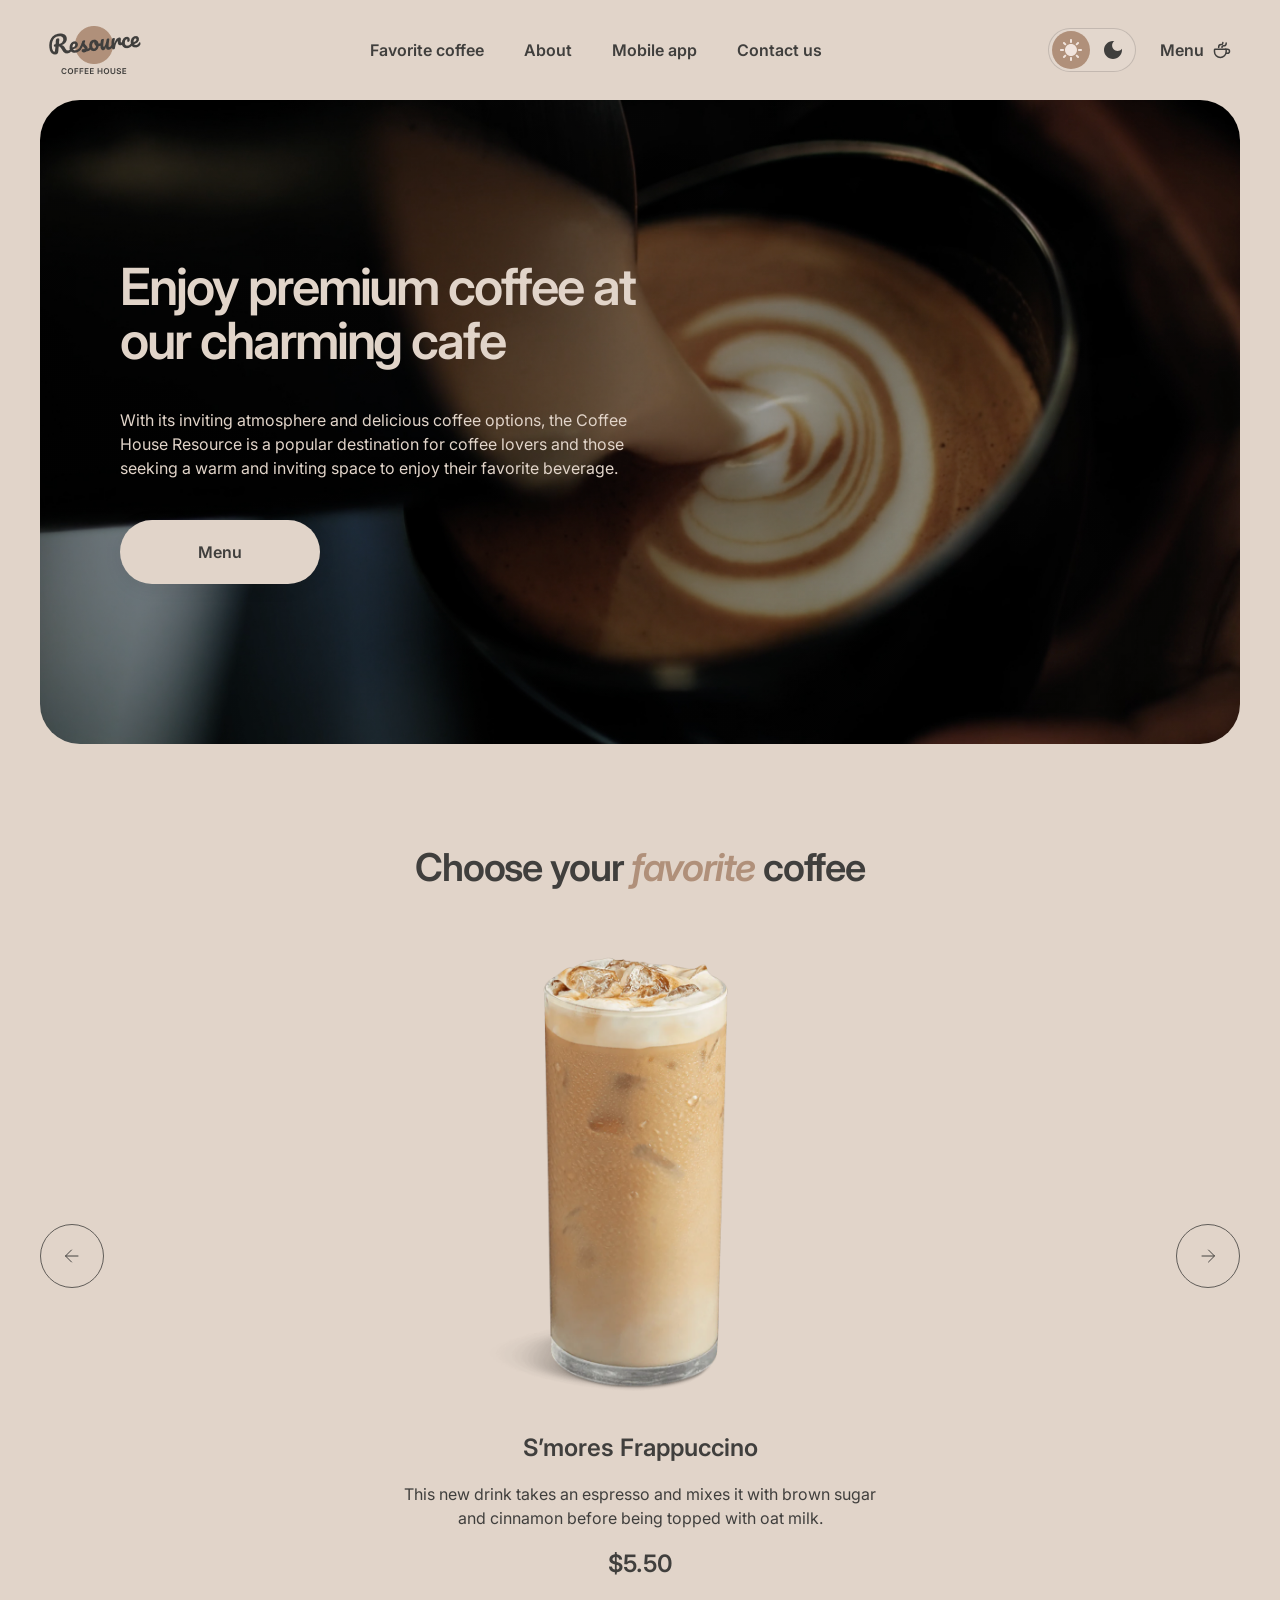
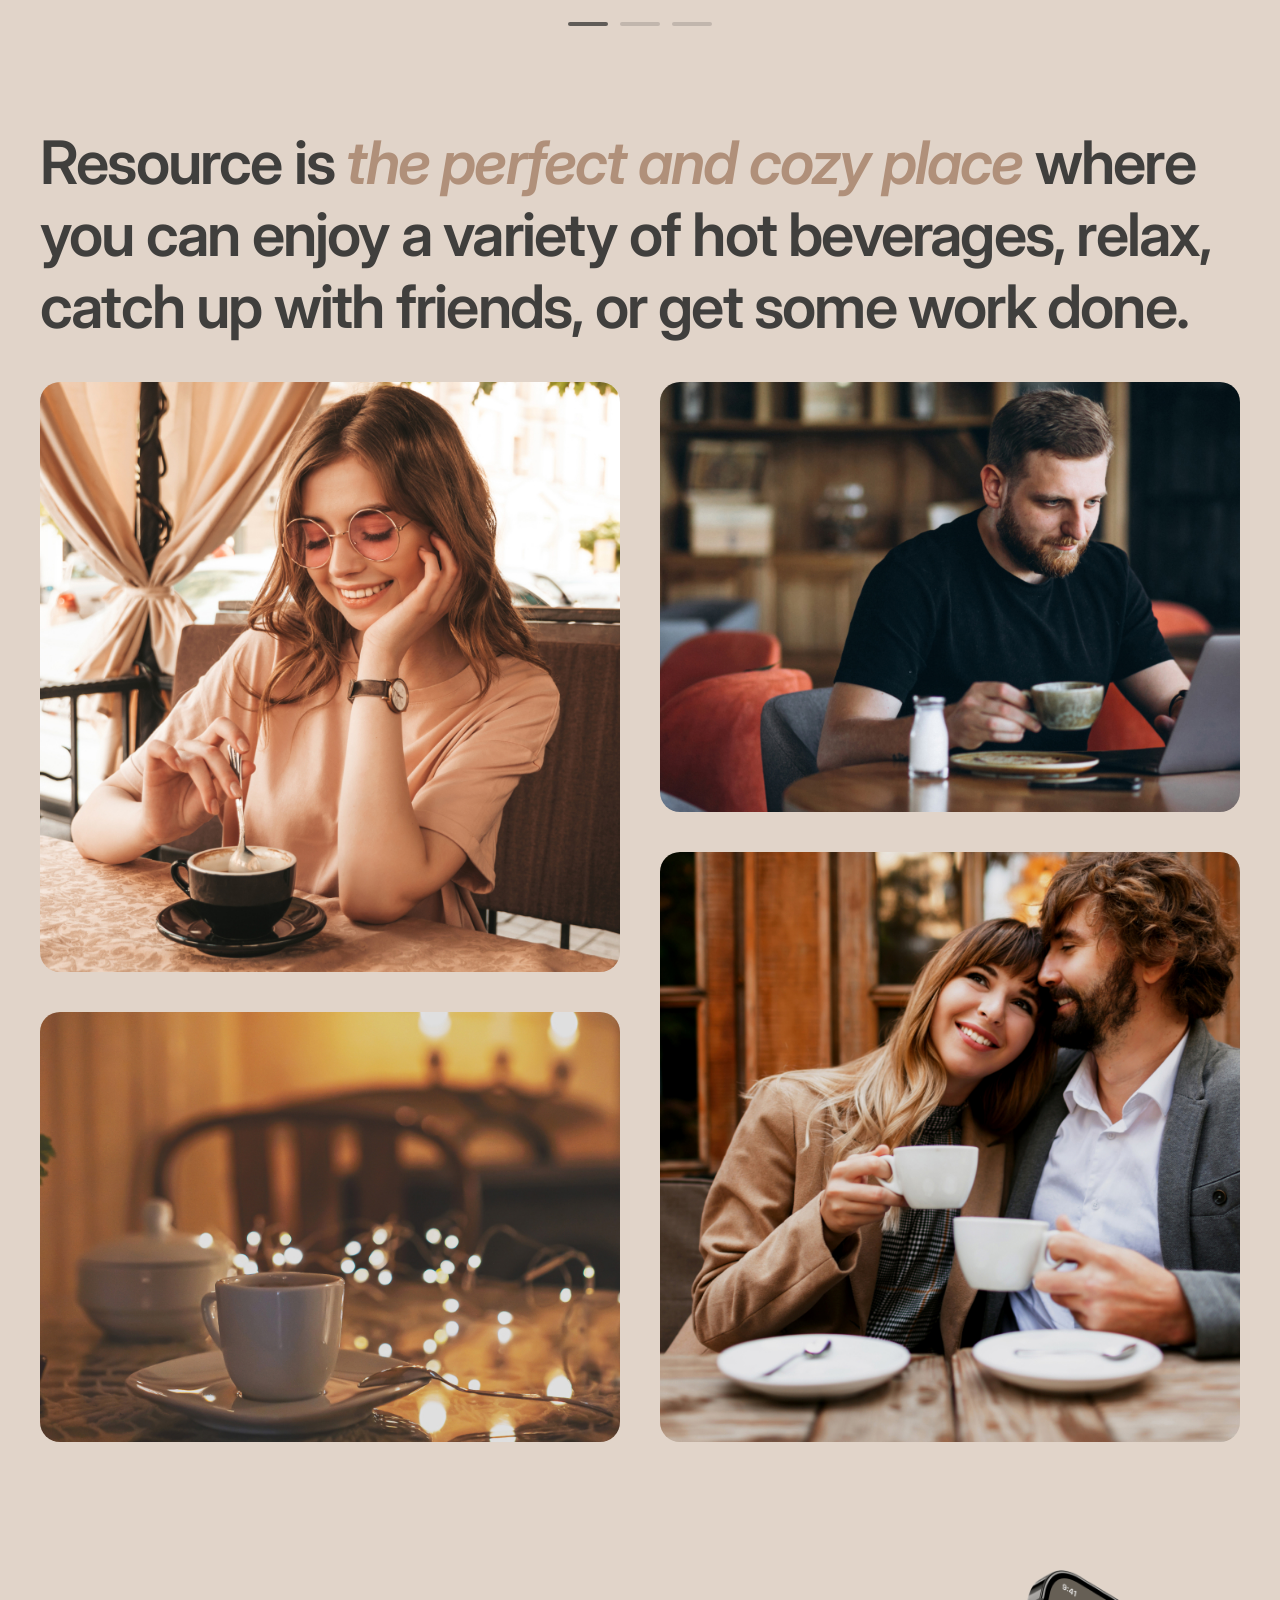
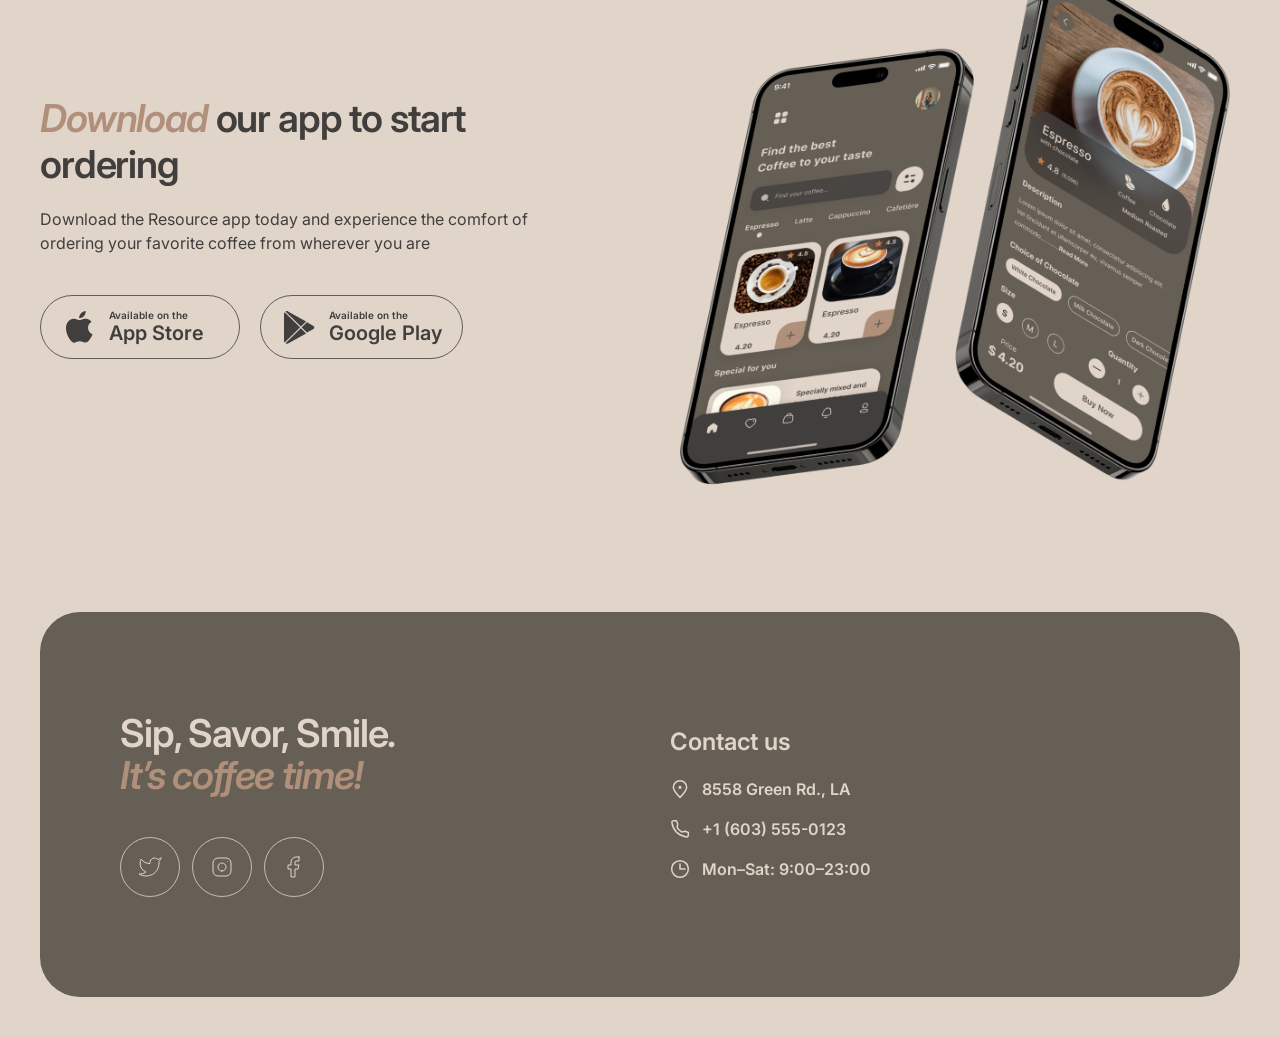
<file: index.html>
<!DOCTYPE html>
<html lang="en">
<head>
    <meta charset="UTF-8">
    <meta name="viewport" content="width=device-width, initial-scale=1.0">
    <link rel="stylesheet" href="styles/style.css">
    <link rel="icon" type="image/png" href="src/pictures/logo.png">
    <title>Resource</title>
</head>
<body>
    <header class="header">
        <div class="header__top-block">
            <div class="header__logo-container">
                <a href="index.html" aria-label="Go to the main page">
                    <img class="header__logo" src="src/pictures/logo.png" data-light-src="src/pictures/logo.png" data-dark-src="src/pictures/logo-dark.png" alt="logo of the web-site with the sign Resource coffee shop">
                </a>
            </div>
            <nav class="header__nav">
                <ul>
                    <li><a href="#favorite">Favorite coffee</a></li>
                    <li><a href="#about">About</a></li>
                    <li><a href="#mobile-app">Mobile app</a></li>
                    <li><a href="#contact-us">Contact us</a></li>
                </ul>
            </nav>
            <div class="header__interactive">
                <button class="header__switch-theme" type="button" aria-label="Switch theme" aria-pressed="false">
                    <div class="header__img-container header__img-container_selected">
                        <img src="src/pictures/Sun.svg" alt="an icon of the sun">
                    </div>
                    <div class="header__img-container">
                        <img src="src/pictures/Moon.svg" alt="an icon of the moon">
                    </div>
                </button>
                <button class="header__menu" type="button" aria-label="Open menu" aria-expanded="false">
                    <p>Menu</p>
                    <div class="header__menu-img">
                        <img src="src/pictures/coffee-cup.svg" alt="a coffee cup icon">
                    </div>
                </button>
            </div>
        </div>

        <div class="header__bottom-block">
            <div class="header__content">
                <h1 class="header__heading">Enjoy premium coffee at our charming cafe</h1>
                <p class="header__description">
                    With its inviting atmosphere and delicious coffee options, 
                    the Coffee House Resource is a popular destination for coffee
                    lovers and those seeking a warm and inviting space to enjoy 
                    their favorite beverage.
                </p>
                <button class="header__button-menu" type="button">Menu</button>
            </div>
        </div>
    </header>

    <main class="main">
        <section class="main__favorite" id="favorite">
            <h2 class="main__favorite-heading">Choose your <span class="main__paint">favorite</span> coffee</h2>

            <div class="main__favorite-container">
                <div class="main__arrow-container">
                    <img src="src/pictures/arrow-right.svg" alt="a button to scroll the drinks to the left">
                </div>

                <div class="main__favorite-content">
                    <div class="main__favorite-img">
                        <img src="src/pictures/coffee-slider-1.png" alt="a really tasty coffee drink">
                    </div>

                    <h3 class="main__favorite-drink">S’mores Frappuccino</h3>

                    <p class="main__favorite-drink-description">
                        This new drink takes an espresso and mixes it with brown sugar
                        and cinnamon before being topped with oat milk.
                    </p>

                    <p class="main__favorite-price">$5.50</p>
                </div>

                <div class="main__arrow-container">
                    <img src="src/pictures/arrow-right.svg" alt="a button to scroll the drinks to the right">
                </div>
            </div>

            <div class="main__control">
                <div class="main__slider main__slider_focused"></div>
                <div class="main__slider"></div>
                <div class="main__slider"></div>
            </div>
        </section>

        <section class="main__about" id="about">
            <h2 class="main__about-heading">
                Resource is <span class="main__printed">the perfect and cozy place</span> where you can 
                enjoy a variety of hot beverages, relax, catch up with friends, or get some work done.
            </h2>

            <div class="main__about-container">
                <div class="main__about-left">
                    <div class="main__big-img">
                        <img src="src/pictures/about-1.jpg" alt="a beautiful girl looks at her cup of coffe and smiles">
                    </div>

                    <div class="main__little-img">
                        <img src="src/pictures/about-2.jpg" alt="a white cup of coffee">
                    </div>
                </div>

                <div class="main__about-right">
                    <div class="main__little-img">
                        <img src="src/pictures/about-3.jpg" alt="a handsome boy looks at his laptop with a cup of coffe and smiles">
                    </div>

                    <div class="main__big-img">
                        <img src="src/pictures/about-4.jpg" alt="a cute couple drinks coffee">
                    </div>
                </div>
            </div>
        </section>

        <section class="main__app" id="mobile-app">
            <div class="main__app-content">
                <h3 class="main__app-heading">
                    <span class="main__app-paint">Download</span> our app to start ordering
                </h3>

                <p class="main__app-text">
                    Download the Resource app today 
                    and experience the comfort of ordering your favorite coffee from wherever you are
                </p>

                <div class="main__app-buttons">
                    <button class="main__app-button">
                        <div class="main__app-apple">
                            <img class="main__app-icon" src="src/pictures/Icon.svg" data-light-src="src/pictures/Icon.svg" data-dark-src="src/pictures/app-store-dark.png" alt="an icon of App store">
                        </div>

                        <div class="main__app-apple-text">
                            <p class="main__apple-text">Available on the</p>

                            <h4 class="main__apple_heading">App Store</h4>
                        </div>
                    </button>

                    <button class="main__app-button">
                        <div class="main__app-apple">
                            <img class="main__app-icon" src="src/pictures/Icon (2).svg" data-light-src="src/pictures/Icon (2).svg" data-dark-src="src/pictures/play-market-dark.png" alt="an icon of Play market">
                        </div>

                        <div class="main__app-apple-text">
                            <p class="main__apple-text">Available on the</p>

                            <h4 class="main__apple_heading">Google Play</h4>
                        </div>
                    </button>
                </div>
            </div>

            <div class="main__app-img">
                <img src="src/pictures/mobile-screens.png" alt="a picture of two mobile phones whith a corporate application">
            </div>
        </section>
    </main>

    <footer class="footer">
        <div class="footer__left">
            <h3 class="footer__heading">
                <span class="footer__heading-line">Sip, Savor, Smile.</span>
                <span class="footer__heading-line main__printed">It’s coffee time!</span>
            </h3>

            <div class="footer__buttons">
                <button class="footer-button">
                    <img src="src/pictures/twitter.svg" alt="an icon of Twitter">
                </button>

                <button class="footer-button">
                    <img src="src/pictures/instagram.svg" alt="an icon of Instagram">
                </button>

                <button class="footer-button">
                    <img src="src/pictures/facebook.svg" alt="an icon of Facebook">
                </button>
            </div>
        </div>

        <div class="footer__right" id="contact-us">
            <h4 class="footer__right-heading">Contact us</h4>

            <ul class="footer__contacts">
                <li>
                    <a href="https://www.google.com/maps/search/?api=1&query=8558+Green+Rd,+Los+Angeles" target="_blank" rel="noopener noreferrer">
                        <div class="footer__icon">
                            <img src="src/pictures/pin-alt.svg" alt="an icon of geographic point">
                        </div>

                        <p class="footer__text">8558 Green Rd., LA</p>
                    </a>
                </li>

                <li>
                    <a href="tel:+16035550123">
                        <div class="footer__icon">
                            <img src="src/pictures/phone.svg" alt="an icon of a phone">
                        </div>

                        <p class="footer__text">+1 (603) 555-0123</p>
                    </a>
                </li>

                <li>
                    <a href="https://calendar.google.com/calendar/u/0/r" target="_blank" rel="noopener noreferrer">
                        <div class="footer__icon">
                            <img src="src/pictures/clock.svg" alt="an icon of a clock">
                        </div>

                        <p class="footer__text">Mon–Sat: 9:00–23:00</p>
                    </a>
                </li>
            </ul>
        </div>
    </footer>

    <script type="module" src="src/scripts/main.js"></script>
</body>
</html>
</file>
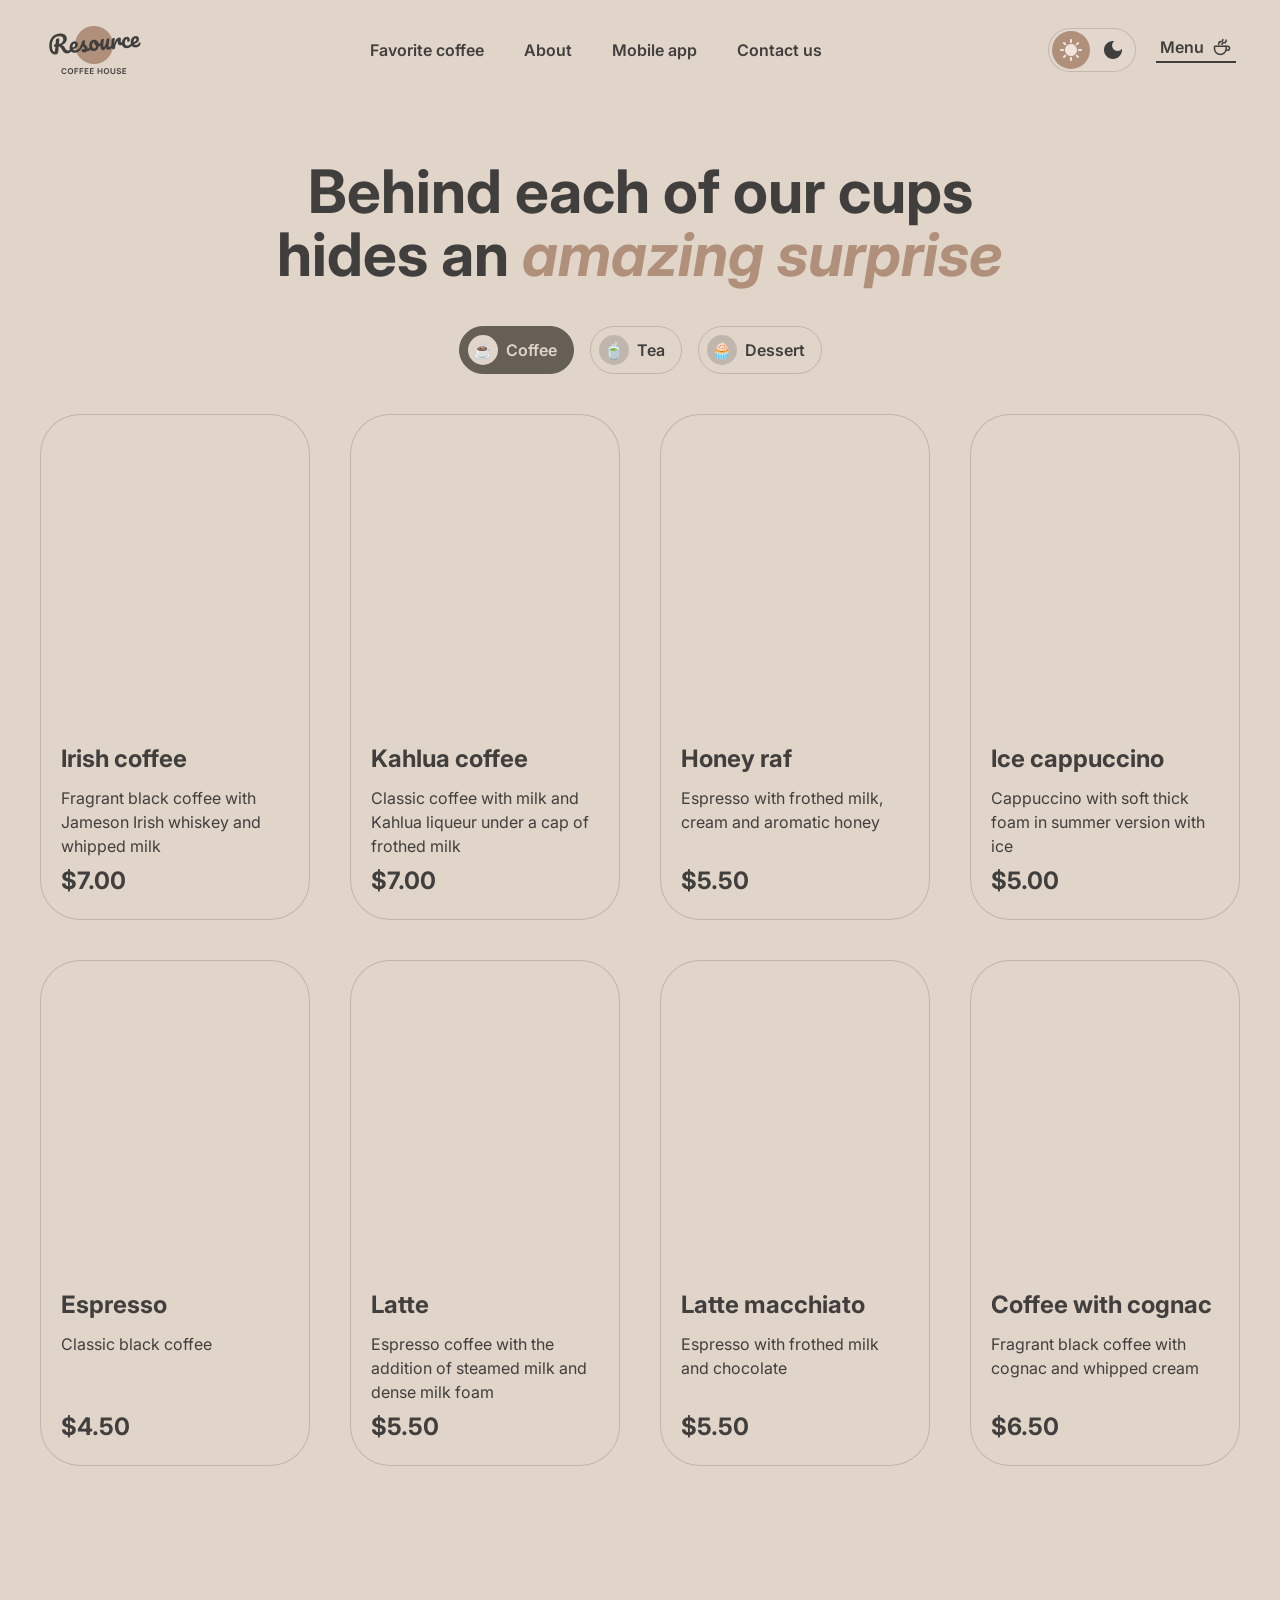
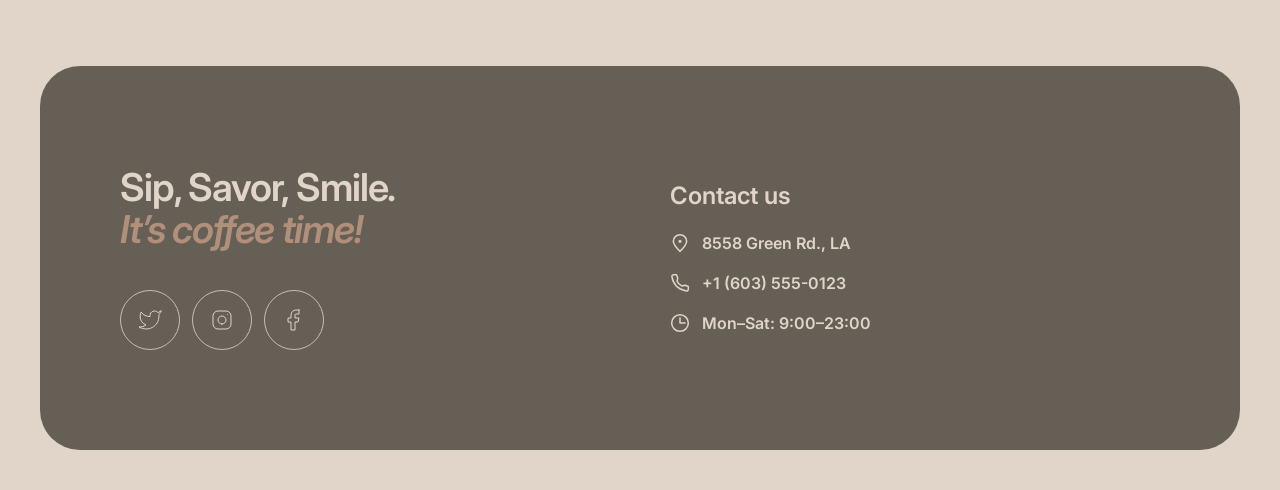
<file: catalog.html>
<!DOCTYPE html>
<html lang="en">
<head>
    <meta charset="UTF-8">
    <meta name="viewport" content="width=device-width, initial-scale=1.0">
    <link rel="stylesheet" href="styles/catalog.css">
    <link rel="icon" type="image/png" href="src/pictures/logo.png">
    <title>Menu | Resource</title>
</head>
<body>
    <header class="header">
        <div class="header__top-block">
            <div class="header__logo-container">
                <a href="index.html" aria-label="Go to the main page">
                    <img class="header__logo" src="src/pictures/logo.png" data-light-src="src/pictures/logo.png" data-dark-src="src/pictures/logo-dark.png" alt="logo of the web-site with the sign Resource coffee shop">
                </a>
            </div>
            <nav class="header__nav">
                <ul>
                    <li><a href="index.html#favorite">Favorite coffee</a></li>
                    <li><a href="index.html#about">About</a></li>
                    <li><a href="index.html#mobile-app">Mobile app</a></li>
                    <li><a href="#contact-us">Contact us</a></li>
                </ul>
            </nav>
            <div class="header__interactive">
                <button class="header__switch-theme" type="button" aria-label="Switch theme" aria-pressed="false">
                    <div class="header__img-container header__img-container_selected"><img src="src/pictures/Sun.svg" alt="an icon of the sun"></div>
                    <div class="header__img-container"><img src="src/pictures/Moon.svg" alt="an icon of the moon"></div>
                </button>
                <button class="header__menu header__menu_selected" type="button" aria-label="Open menu" aria-expanded="false">
                    <p>Menu</p>
                    <div class="header__menu-img">
                        <img src="src/pictures/coffee-cup.svg" alt="a coffee cup icon">
                    </div>
                </button>
                </div>
            </div>
        </div>
    </header>

    <main class="catalog">
        <h1 class="catalog__heading">Behind each of our cups hides an <span>amazing surprise</span></h1>
        <div class="catalog__tabs" role="tablist" aria-label="Menu categories">
            <button class="catalog__tab catalog__tab_active" type="button">
                <span class="catalog__tab-icon">
                    ☕
                </span>
                <span>
                    Coffee
                </span>
            </button>
            <button class="catalog__tab" type="button">
                <span class="catalog__tab-icon">
                    🍵
                </span>
                <span>
                    Tea
                </span>
            </button>
            <button class="catalog__tab" type="button">
                <span class="catalog__tab-icon">
                    🧁
                </span>
                <span>
                    Dessert
                </span>
            </button>
        </div>
        <section class="catalog__grid" aria-label="Coffee menu"></section>
        <div class="catalog__modal-root"></div>
        <button class="catalog__load-more" type="button" aria-label="Load more coffee items">↻</button>
    </main>

    <footer class="footer" id="contact-us">
        <div class="footer__left">
            <h3 class="footer__heading"><span class="footer__heading-line">Sip, Savor, Smile.</span><span class="footer__heading-line main__printed">It’s coffee time!</span></h3>
            <div class="footer__buttons">
                <button class="footer-button" type="button"><img src="src/pictures/twitter.svg" alt="an icon of Twitter"></button>
                <button class="footer-button" type="button"><img src="src/pictures/instagram.svg" alt="an icon of Instagram"></button>
                <button class="footer-button" type="button"><img src="src/pictures/facebook.svg" alt="an icon of Facebook"></button>
            </div>
        </div>
        <div class="footer__right">
            <h4 class="footer__right-heading">Contact us</h4>
            <ul class="footer__contacts">
                <li><a href="https://www.google.com/maps/search/?api=1&query=8558+Green+Rd,+Los+Angeles" target="_blank" rel="noopener noreferrer"><div class="footer__icon"><img src="src/pictures/pin-alt.svg" alt="an icon of geographic point"></div><p class="footer__text">8558 Green Rd., LA</p></a></li>
                <li><a href="tel:+16035550123"><div class="footer__icon"><img src="src/pictures/phone.svg" alt="an icon of a phone"></div><p class="footer__text">+1 (603) 555-0123</p></a></li>
                <li><a href="https://calendar.google.com/calendar/u/0/r" target="_blank" rel="noopener noreferrer"><div class="footer__icon"><img src="src/pictures/clock.svg" alt="an icon of a clock"></div><p class="footer__text">Mon–Sat: 9:00–23:00</p></a></li>
            </ul>
        </div>
    </footer>

    <script type="module" src="src/scripts/main.js"></script>
</body>
</html>
</file>
<file: styles/style.css>
@import url('https://fonts.googleapis.com/css2?family=Inter:wght@400;500;600;700;800&display=swap');

* {
    margin: 0;
    padding: 0;
    box-sizing: border-box;
}

:root {
    --light-background: #e1d4c9;
    --dark-background: #665f55;
    --dark-text: #403f3d;
    --printed-text: #b0907a;
    --cream-text: #e1d4c9;
    --border-color: rgba(64, 63, 61, 0.8);
    --button-light: rgba(255, 255, 255, 0.3);
    --shadow-soft: 0 4px 18px rgba(28, 26, 24, 0.08);
    --theme-transition: background-color 0.35s ease, color 0.35s ease, border-color 0.35s ease;
}

html {
    scroll-behavior: smooth;
    background-color: var(--light-background);
}

html.dark-theme {
    background-color: #403f3d;
    color: #e1d4c9;
}

body {
    margin: 0;
    font-family: 'Inter', sans-serif;
    line-height: 1.5;
    background-color: transparent;
    color: var(--dark-text);
    padding: 20px 40px 40px;
}

body.dark-theme {
    --light-background: #403f3d;
    --dark-background: #665f55;
    --dark-text: #e1d4c9;
    --cream-text: #e1d4c9;
    --border-color: rgba(225, 212, 201, 0.8);
    --button-light: rgba(225, 212, 201, 0.3);
    --shadow-soft: 0 4px 18px rgba(0, 0, 0, 0.2);
    background-color: #403f3d !important;
    color: #e1d4c9 !important;
}

img {
    display: block;
    max-width: 100%;
}

button,
input,
textarea,
select {
    font: inherit;
}

button {
    cursor: pointer;
}

a {
    color: inherit;
    text-decoration: none;
}

ul,
ol {
    list-style: none;
}

.header,
.main,
.footer {
    max-width: 1360px;
    margin: 0 auto;
}

.header {
    display: flex;
    flex-direction: column;
}

.header__top-block {
    display: flex;
    align-items: center;
    justify-content: space-between;
    gap: 40px;
    margin-bottom: 20px;
    padding: 0 4px;
    transition: var(--theme-transition);
}

.header__logo-container {
    width: 100px;
    height: 60px;
    display: flex;
    align-items: center;
    justify-content: center;
}

.header__nav {
    flex: 1;
    display: flex;
    justify-content: center;
}

.header__nav ul {
    display: flex;
    align-items: center;
    gap: 40px;
}

.header__nav ul li {
    font-size: 16px;
    font-weight: 600;
    color: var(--dark-text);
    transition: color 0.35s ease;
}

.header__nav a,
.header__menu,
.header__switch-theme,
.main__arrow-container,
.main__app-button,
.footer-button {
    cursor: pointer;
    transition: color 0.2s ease, opacity 0.2s ease;
}

.header__nav a:hover,
.header__menu:hover {
    color: var(--printed-text);
}

.header__interactive {
    display: flex;
    align-items: center;
    gap: 20px;
}

.header__switch-theme {
    display: flex;
    align-items: center;
    justify-content: center;
    gap: 4px;
    width: 88px;
    height: 44px;
    padding: 2px;
    border: 1px solid rgba(64, 63, 61, 0.2);
    border-radius: 100px;
    background: rgba(255, 255, 255, 0.08);
    transition: var(--theme-transition);
}

.header__img-container {
    width: 38px;
    height: 38px;
    border-radius: 50%;
    display: grid;
    place-items: center;
    opacity: 1;
    transition: background-color 0.35s ease, opacity 0.35s ease;
}

.header__img-container_selected {
    background: var(--printed-text);
    opacity: 1;
}

.header__img-container_selected img {
    filter: brightness(0) saturate(100%) invert(92%) sepia(8%) saturate(441%)
        hue-rotate(326deg) brightness(103%) contrast(89%);
}

.header__menu {
    display: flex;
    align-items: center;
    gap: 8px;
    padding: 0 4px;
    border: 0;
    background: transparent;
    color: var(--dark-text);
    font-weight: 600;
    transition: var(--theme-transition);
}

.header__menu p {
    font-size: 16px;
    line-height: 1;
}

.header__menu-img {
    width: 20px;
    height: 20px;
    display: grid;
    place-items: center;
}

html.dark-theme .header__menu-img img {
    filter: brightness(0) saturate(100%) invert(92%) sepia(8%) saturate(441%)
        hue-rotate(326deg) brightness(103%) contrast(89%);
}

.dark-theme .header__switch-theme {
    background: rgba(64, 63, 61, 0.4);
    border-color: rgba(225, 212, 201, 0.8);
}

.dark-theme .header__img-container_selected {
    background: var(--printed-text);
}

.header__bottom-block {
    position: relative;
    display: flex;
    align-items: center;
    min-height: 644px;
    padding: 100px 80px;
    border-radius: 40px;
    background: linear-gradient(90deg, rgba(0, 0, 0, 0.38), rgba(0, 0, 0, 0.2)),
        url('../src/pictures/img-hero.jpg') center/cover no-repeat;
    overflow: hidden;
}

.header__content {
    max-width: 530px;
    color: var(--cream-text);
}

.header__heading {
    margin: 0 0 40px;
    font-size: clamp(42px, 4vw, 72px);
    line-height: 1.05;
    letter-spacing: -0.04em;
    font-weight: 600;
}

.header__description {
    margin-bottom: 40px;
    font-size: 16px;
    line-height: 1.5;
    color: var(--cream-text);
}

.header__button-menu {
    min-width: 200px;
    min-height: 64px;
    padding: 0 78px;
    border: none;
    border-radius: 100px;
    background: var(--light-background);
    color: var(--dark-text);
    font-size: 16px;
    font-weight: 600;
    box-shadow: var(--shadow-soft);
    transition: background-color 0.2s ease, transform 0.2s ease;
}

.header__button-menu:hover,
.main__app-button:hover {
    background: var(--printed-text);
    transform: translateY(-2px);
}

.main {
    padding-top: 100px;
}

.main__favorite {
    width: 100%;
}

.main__favorite-heading {
    max-width: 650px;
    margin: 0 auto;
    text-align: center;
    font-size: clamp(32px, 3vw, 60px);
    line-height: 1.2;
    letter-spacing: -0.03em;
    font-weight: 600;
    color: var(--dark-text);
}

.main__paint,
.main__app-paint,
.main__printed {
    color: var(--printed-text);
    font-style: italic;
}

.main__favorite-container {
    display: flex;
    align-items: center;
    justify-content: space-between;
    gap: 40px;
    margin-top: 40px;
}

.main__arrow-container {
    width: 64px;
    height: 64px;
    border: 1px solid var(--border-color);
    border-radius: 50%;
    display: grid;
    place-items: center;
    flex-shrink: 0;
    background: transparent;
    transition: background-color 0.2s ease, transform 0.2s ease;
}

.main__arrow-container:hover {
    background: var(--printed-text);
    transform: scale(1.04);
}

.main__arrow-container img {
    filter: brightness(0) saturate(100%) invert(25%) sepia(6%) saturate(350%)
        hue-rotate(358deg) brightness(91%) contrast(88%);
}

.dark-theme .main__arrow-container img {
    filter: brightness(0) saturate(100%) invert(92%) sepia(8%) saturate(441%)
        hue-rotate(326deg) brightness(103%) contrast(89%);
}

.main__arrow-container:first-child img {
    transform: rotate(180deg);
}

.main__favorite-content {
    flex: 1;
    max-width: 480px;
    text-align: center;
    margin: 0 auto;
    transition: opacity 0.18s ease, transform 0.18s ease;
}

.main__favorite-content_switching {
    opacity: 0;
    transform: translateX(12px);
}

.main__favorite-img {
    width: 100%;
    max-width: 480px;
    margin: 0 auto 20px;
}

.main__favorite-drink {
    margin-bottom: 16px;
    font-size: 24px;
    font-weight: 600;
    color: var(--dark-text);
}

.main__favorite-drink-description {
    margin-bottom: 16px;
    font-size: 16px;
    color: var(--dark-text);
}

.main__favorite-price {
    font-size: 24px;
    font-weight: 600;
    color: var(--dark-text);
}

.main__control {
    display: flex;
    justify-content: center;
    align-items: center;
    gap: 12px;
    margin-top: 40px;
}

.main__slider {
    width: 40px;
    height: 4px;
    border-radius: 100px;
    background: rgba(64, 63, 61, 0.2);
}

.main__slider_focused {
    background: rgba(64, 63, 61, 0.8);
}

.main__about {
    padding-top: 100px;
}

.main__about-heading {
    width: 100%;
    max-width: none;
    font-size: 60px;
    line-height: 1.2;
    letter-spacing: -0.03em;
    font-weight: 600;
    color: var(--dark-text);
}

.main__about-container {
    display: grid;
    grid-template-columns: repeat(2, minmax(300px, 1fr));
    gap: 40px;
    margin-top: 40px;
}

.main__about-left,
.main__about-right {
    display: grid;
    gap: 40px;
}

.main__big-img,
.main__little-img {
    overflow: hidden;
    border-radius: 20px;
    background: #d7cabf;
    transition: var(--theme-transition);
}

.dark-theme .main__big-img,
.dark-theme .main__little-img {
    background: #665f55;
}

.main__big-img {
    height: 590px;
}

.main__little-img {
    height: 430px;
}

.main__big-img img,
.main__little-img img {
    width: 100%;
    height: 100%;
    object-fit: cover;
    transition: transform 0.35s ease, filter 0.35s ease;
}

.main__big-img:hover img,
.main__little-img:hover img {
    transform: scale(1.04);
    filter: brightness(1.08);
}

.main__app {
    display: flex;
    align-items: center;
    justify-content: space-between;
    gap: 100px;
    padding-top: 100px;
}

.main__app-content {
    flex: 1;
    max-width: 530px;
}

.main__app-heading {
    font-size: clamp(32px, 3vw, 60px);
    line-height: 1.2;
    letter-spacing: -0.03em;
    font-weight: 600;
    color: var(--dark-text);
}

.main__app-text {
    margin-top: 20px;
    font-size: 16px;
    line-height: 1.5;
    color: var(--dark-text);
}

.main__app-buttons {
    display: flex;
    flex-wrap: wrap;
    gap: 20px;
    margin-top: 40px;
}

.main__app-button {
    display: flex;
    align-items: center;
    gap: 12px;
    min-width: 200px;
    min-height: 64px;
    padding: 12px 20px;
    border: 1px solid var(--border-color);
    border-radius: 100px;
    background: transparent;
    color: var(--dark-text);
    transition: background-color 0.2s ease, transform 0.2s ease;
}

.main__app-apple {
    width: 36px;
    height: 36px;
    display: grid;
    place-items: center;
}

.main__app-apple-text {
    text-align: left;
}

.main__apple-text {
    font-size: 10px;
    line-height: 1.1;
    font-weight: 600;
    color: var(--dark-text);
}

.main__apple_heading {
    font-size: 20px;
    font-weight: 600;
    line-height: 1.2;
    color: var(--dark-text);
}

.main__app-img {
    flex: 1;
    display: flex;
    justify-content: center;
    align-items: center;
}

.main__app-img img {
    width: 100%;
    max-width: 630px;
    object-fit: contain;
}

.footer {
    display: flex;
    align-items: center;
    justify-content: space-between;
    gap: 60px;
    margin-top: 100px;
    padding: 100px 80px;
    border-radius: 40px;
    background: var(--dark-background);
    color: var(--cream-text);
    transition: var(--theme-transition);
}

.footer__left,
.footer__right {
    flex: 1;
}

.footer__heading {
    max-width: 100%;
    font-size: clamp(32px, 3vw, 60px);
    line-height: 1.1;
    letter-spacing: -0.03em;
    font-weight: 600;
    color: var(--cream-text);
}

.footer__heading-line {
    display: block;
}

.footer__buttons {
    display: flex;
    gap: 12px;
    margin-top: 40px;
}

.footer-button {
    width: 60px;
    height: 60px;
    border: 1px solid rgba(225, 212, 201, 0.8);
    border-radius: 50%;
    background: transparent;
    display: grid;
    place-items: center;
    transition: background-color 0.2s ease, transform 0.2s ease;
}

.footer-button:hover {
    background: var(--printed-text);
    transform: translateY(-2px);
}

.footer__right-heading {
    font-size: 24px;
    line-height: 1.2;
    font-weight: 600;
    color: var(--cream-text);
}

.footer__contacts {
    display: flex;
    flex-direction: column;
    gap: 16px;
    margin-top: 20px;
}

.footer__contacts li {
    cursor: pointer;
    transition: color 0.2s ease;
}

.footer__contacts a {
    display: flex;
    align-items: center;
    gap: 12px;
    cursor: pointer;
    transition: color 0.2s ease, text-shadow 0.2s ease;
}

.footer__contacts li:hover a {
    color: var(--printed-text);
}

.footer__contacts li:hover .footer__text {
    color: var(--printed-text);
    text-decoration: underline;
    text-underline-offset: 4px;
}

.footer__icon {
    width: 20px;
    height: 20px;
    display: grid;
    place-items: center;
}

.footer__text {
    font-size: 16px;
    font-weight: 600;
    color: var(--cream-text);
}

@media (max-width: 1100px) {
    body {
        padding: 20px 40px 40px;
    }

    .header__top-block {
        gap: 20px;
    }

    .header__nav ul {
        gap: 20px;
    }

    .main__favorite-container {
        gap: 20px;
    }

    .main__app {
        flex-direction: column;
        gap: 50px;
    }

    .footer {
        flex-direction: column;
        align-items: flex-start;
    }

    .footer__left,
    .footer__right {
        width: 100%;
    }

    .footer__heading {
        max-width: none;
        font-size: clamp(36px, 5vw, 60px);
    }

    .header__heading,
    .main__favorite-heading,
    .main__about-heading,
    .main__app-heading,
    .footer__heading {
        font-size: 60px;
    }
}

@media (max-width: 768px) {
    body {
        padding: 16px 16px 32px;
    }

    .header__top-block {
        gap: 12px;
        margin-bottom: 16px;
    }

    .header__nav {
        display: flex;
        position: fixed;
        z-index: 5;
        top: 76px;
        right: 0;
        bottom: 0;
        left: 0;
        min-height: 0;
        align-items: center;
        justify-content: center;
        padding: 40px 20px;
        border-radius: 0;
        background: var(--light-background);
        box-shadow: none;
        opacity: 0;
        pointer-events: none;
        visibility: hidden;
        transform: translateY(-16px);
        transition: opacity 0.3s ease, transform 0.3s ease, visibility 0.3s ease;
    }

    .menu-open .header__nav {
        opacity: 1;
        visibility: visible;
        pointer-events: auto;
        transform: translateY(0);
    }

    .header__nav ul {
        width: 100%;
        flex-direction: column;
        gap: 32px;
        text-align: center;
    }

    .menu-open {
        overflow: hidden;
    }

    .menu-open .header {
        position: relative;
        z-index: 6;
    }

    .menu-open .header__top-block {
        position: relative;
        z-index: 8;
        margin-bottom: 0;
        background: var(--light-background);
    }

    .header__interactive {
        margin-left: auto;
    }

    .header__menu {
        position: relative;
        z-index: 7;
        width: 44px;
        height: 44px;
        padding: 0;
        border: 1px solid var(--dark-text);
        border-radius: 50%;
        font-size: 0;
        position: relative;
    }

    .header__menu p {
        display: none;
    }

    .header__menu::before,
    .header__menu::after,
    .header__menu-img::before {
        content: '';
        position: absolute;
        left: 11px;
        width: 20px;
        height: 2px;
        border-radius: 2px;
        background: var(--dark-text);
        box-shadow: none;
    }

    .header__menu::before {
        top: 14px;
    }

    .header__menu-img::before {
        top: 20px;
    }

    .header__menu::after {
        top: 26px;
    }

    .menu-open .header__menu::before {
        top: 20px;
        transform: rotate(45deg);
    }

    .menu-open .header__menu::after {
        top: 20px;
        transform: rotate(-45deg);
    }

    .menu-open .header__menu-img::before {
        opacity: 0;
    }

    .header__menu-img {
        width: 100%;
        height: 100%;
    }

    .header__menu-img img {
        display: none;
    }

    .header__bottom-block {
        padding: 60px 30px;
        min-height: 520px;
        border-radius: 30px;
    }

    .header__heading {
        font-size: 42px;
        margin-bottom: 24px;
    }

    .main__favorite-container {
        flex-wrap: wrap;
        justify-content: center;
    }

    .main__arrow-container {
        width: 52px;
        height: 52px;
    }

    .main__about-container {
        grid-template-columns: 1fr;
    }

    .main__little-img {
        display: none;
    }

    .main__about-heading {
        font-size: clamp(32px, 7vw, 48px);
    }

    .main__app-buttons {
        flex-direction: column;
        align-items: flex-start;
    }

    .main__app-button {
        width: auto;
    }

    .footer {
        padding: 60px 30px;
    }
}

@media (max-width: 600px) {
    .main__favorite-heading,
    .main__about-heading,
    .main__app-heading,
    .footer__heading {
        font-size: 32px;
    }
}
</file>
<file: styles/catalog.css>
@import url('style.css');

.header__menu_selected {
    border-bottom: 2px solid var(--dark-text);
    padding-bottom: 4px;
}

.catalog {
    max-width: 1360px;
    margin: 0 auto;
    padding: 60px 0 100px;
}

.catalog__heading {
    max-width: 800px;
    margin: 0 auto;
    color: var(--dark-text);
    font-size: 60px;
    line-height: 1.05;
    text-align: center;
}

.catalog__heading span {
    color: var(--printed-text);
    font-style: italic;
}

.catalog,
.catalog__heading,
.catalog__tabs,
.catalog__tab,
.catalog-card,
.catalog__load-more {
    transition: var(--theme-transition), transform 0.2s ease, box-shadow 0.2s ease;
}

.dark-theme .catalog-card {
    border-color: rgba(225, 212, 201, 0.2);
    background: #665f55;
}

.dark-theme .catalog__tab:not(.catalog__tab_active) {
    border-color: #c1b6ad;
}

.dark-theme .catalog__load-more {
    border-color: var(--cream-text);
    color: var(--cream-text);
}

.catalog__tabs {
    display: flex;
    justify-content: center;
    gap: 16px;
    margin: 40px 0;
}

.catalog__tab {
    display: inline-flex;
    align-items: center;
    gap: 8px;
    min-height: 46px;
    padding: 8px 16px 8px 8px;
    border: 1px solid transparent;
    border-radius: 100px;
    background: transparent;
    color: var(--dark-text);
    font-size: 16px;
    font-weight: 600;
    cursor: pointer;
    transition: background-color 0.2s ease, color 0.2s ease, border-color 0.2s ease;
}

.catalog__tab-icon {
    display: grid;
    width: 30px;
    height: 30px;
    place-items: center;
    border-radius: 50%;
    background: #c1b6ad;
    font-size: 16px;
}

.catalog__tab:hover,
.catalog__tab_active {
    border-color: #665f55;
    background: #665f55;
    color: var(--cream-text);
}

.catalog__tab:not(.catalog__tab_active) {
    border-color: #c1b6ad;
}

.catalog__tab_active .catalog__tab-icon {
    background: #e1d4c9;
}

.catalog__grid {
    display: grid;
    grid-template-columns: repeat(4, 1fr);
    gap: 40px;
}

.catalog-card {
    min-height: 506px;
    overflow: hidden;
    border: 1px solid rgba(64, 63, 61, 0.2);
    border-radius: 40px;
    background: var(--light-background);
    transition: transform 0.2s ease, box-shadow 0.2s ease;
}

.catalog-card:hover {
    transform: translateY(-4px);
    box-shadow: var(--shadow-soft);
}

.catalog-card__image {
    height: 310px;
    overflow: hidden;
    border-radius: 40px;
}

.catalog-card__image img {
    width: 100%;
    height: 100%;
    object-fit: cover;
    transition: transform 0.3s ease;
}

.catalog-card:hover .catalog-card__image img {
    transform: scale(1.04);
}

.catalog-card__content {
    display: flex;
    min-height: 194px;
    flex-direction: column;
    padding: 20px;
}

.catalog-card__content h2 {
    margin-bottom: 12px;
    font-size: 24px;
    line-height: 1.2;
}

.catalog-card__content p {
    font-size: 16px;
    line-height: 1.5;
}

.catalog-card__content strong {
    margin-top: auto;
    font-size: 24px;
}

.catalog__load-more {
    display: none;
    width: 60px;
    height: 60px;
    margin: 40px auto 0;
    border: 1px solid var(--dark-text);
    border-radius: 50%;
    background: transparent;
    color: var(--dark-text);
    font-size: 26px;
    cursor: pointer;
    transform: rotate(95deg);
    transition: background-color 0.2s ease, transform 0.2s ease;
}

.catalog__load-more:hover {
    background: var(--printed-text);
}

.catalog__load-more[hidden] {
    display: none;
}

.catalog-modal {
    position: fixed;
    z-index: 20;
    inset: 0;
}

.catalog-modal__backdrop {
    position: absolute;
    inset: 0;
    background: rgba(64, 63, 61, 0.8);
}

.catalog-modal__dialog {
    position: absolute;
    top: 50%;
    left: 50%;
    display: flex;
    width: min(800px, calc(100% - 40px));
    max-height: calc(100vh - 40px);
    overflow: auto;
    transform: translate(-50%, -50%);
    border-radius: 40px;
    background: var(--light-background);
    color: var(--dark-text);
    box-shadow: var(--shadow-soft);
}

.catalog-modal__image {
    width: 340px;
    height: 340px;
    margin: 20px;
    border-radius: 40px;
    object-fit: cover;
}

.catalog-modal__content {
    flex: 1;
    padding: 20px 20px 20px 0;
}

.catalog-modal__content h2 {
    margin: 0 40px 12px 0;
    font-size: 24px;
}

.catalog-modal__content > p {
    margin-bottom: 20px;
}

.catalog-modal__close {
    position: absolute;
    top: 16px;
    right: 16px;
    z-index: 1;
    width: 44px;
    height: 44px;
    border: 1px solid var(--dark-text);
    border-radius: 50%;
    background: transparent;
    color: var(--dark-text);
    font-size: 30px;
    line-height: 1;
    cursor: pointer;
}

.catalog-modal__option {
    margin-top: 20px;
}

.catalog-modal__option h3 {
    margin-bottom: 8px;
    font-size: 16px;
}

.catalog-modal__choices {
    display: flex;
    flex-wrap: wrap;
    gap: 8px;
}

.catalog-modal__choices button {
    min-height: 38px;
    padding: 6px 12px;
    border: 1px solid #c1b6ad;
    border-radius: 100px;
    background: transparent;
    color: var(--dark-text);
    cursor: pointer;
}

.catalog-modal__choices button span {
    margin-right: 5px;
    font-weight: 600;
}

.catalog-modal__choices button.is-selected {
    border-color: var(--dark-background);
    background: var(--dark-background);
    color: var(--cream-text);
}

.catalog-modal__total {
    display: flex;
    justify-content: space-between;
    margin-top: 24px;
    font-size: 20px;
}

.catalog-modal__total strong {
    font-size: 24px;
}

.modal-open {
    overflow: hidden;
}

.catalog-card:focus-visible,
.catalog__tab:focus-visible,
.catalog-modal button:focus-visible {
    outline: 2px solid var(--printed-text);
    outline-offset: 3px;
}

@media (max-width: 1100px) {
    .catalog {
        padding-top: 40px;
    }

    .catalog__heading {
        max-width: 680px;
        font-size: 48px;
    }

    .catalog__grid {
        grid-template-columns: repeat(2, 1fr);
        gap: 40px;
    }

}

@media (max-width: 768px) {
    .catalog-card_hidden {
        display: none;
    }

    .catalog__load-more {
        display: block;
    }

    .catalog-modal__dialog {
        width: min(600px, calc(100% - 32px));
    }

    .catalog-modal__image {
        width: 180px;
        height: 180px;
    }
}

@media (max-width: 600px) {
    .catalog {
        padding: 40px 0 60px;
    }

    .catalog__heading {
        font-size: 32px;
    }

    .catalog__tabs {
        gap: 4px;
        margin: 32px 0;
    }

    .catalog__tab {
        padding-right: 10px;
        font-size: 14px;
    }

    .catalog__grid {
        grid-template-columns: 1fr;
        gap: 20px;
    }

    .catalog-modal__dialog {
        display: block;
        width: calc(100% - 32px);
        border-radius: 28px;
    }

    .catalog-modal__image {
        display: block;
        width: calc(100% - 40px);
        height: 180px;
        margin: 20px;
        border-radius: 24px;
    }

    .catalog-modal__content {
        padding: 0 20px 20px;
    }
}
</file>
